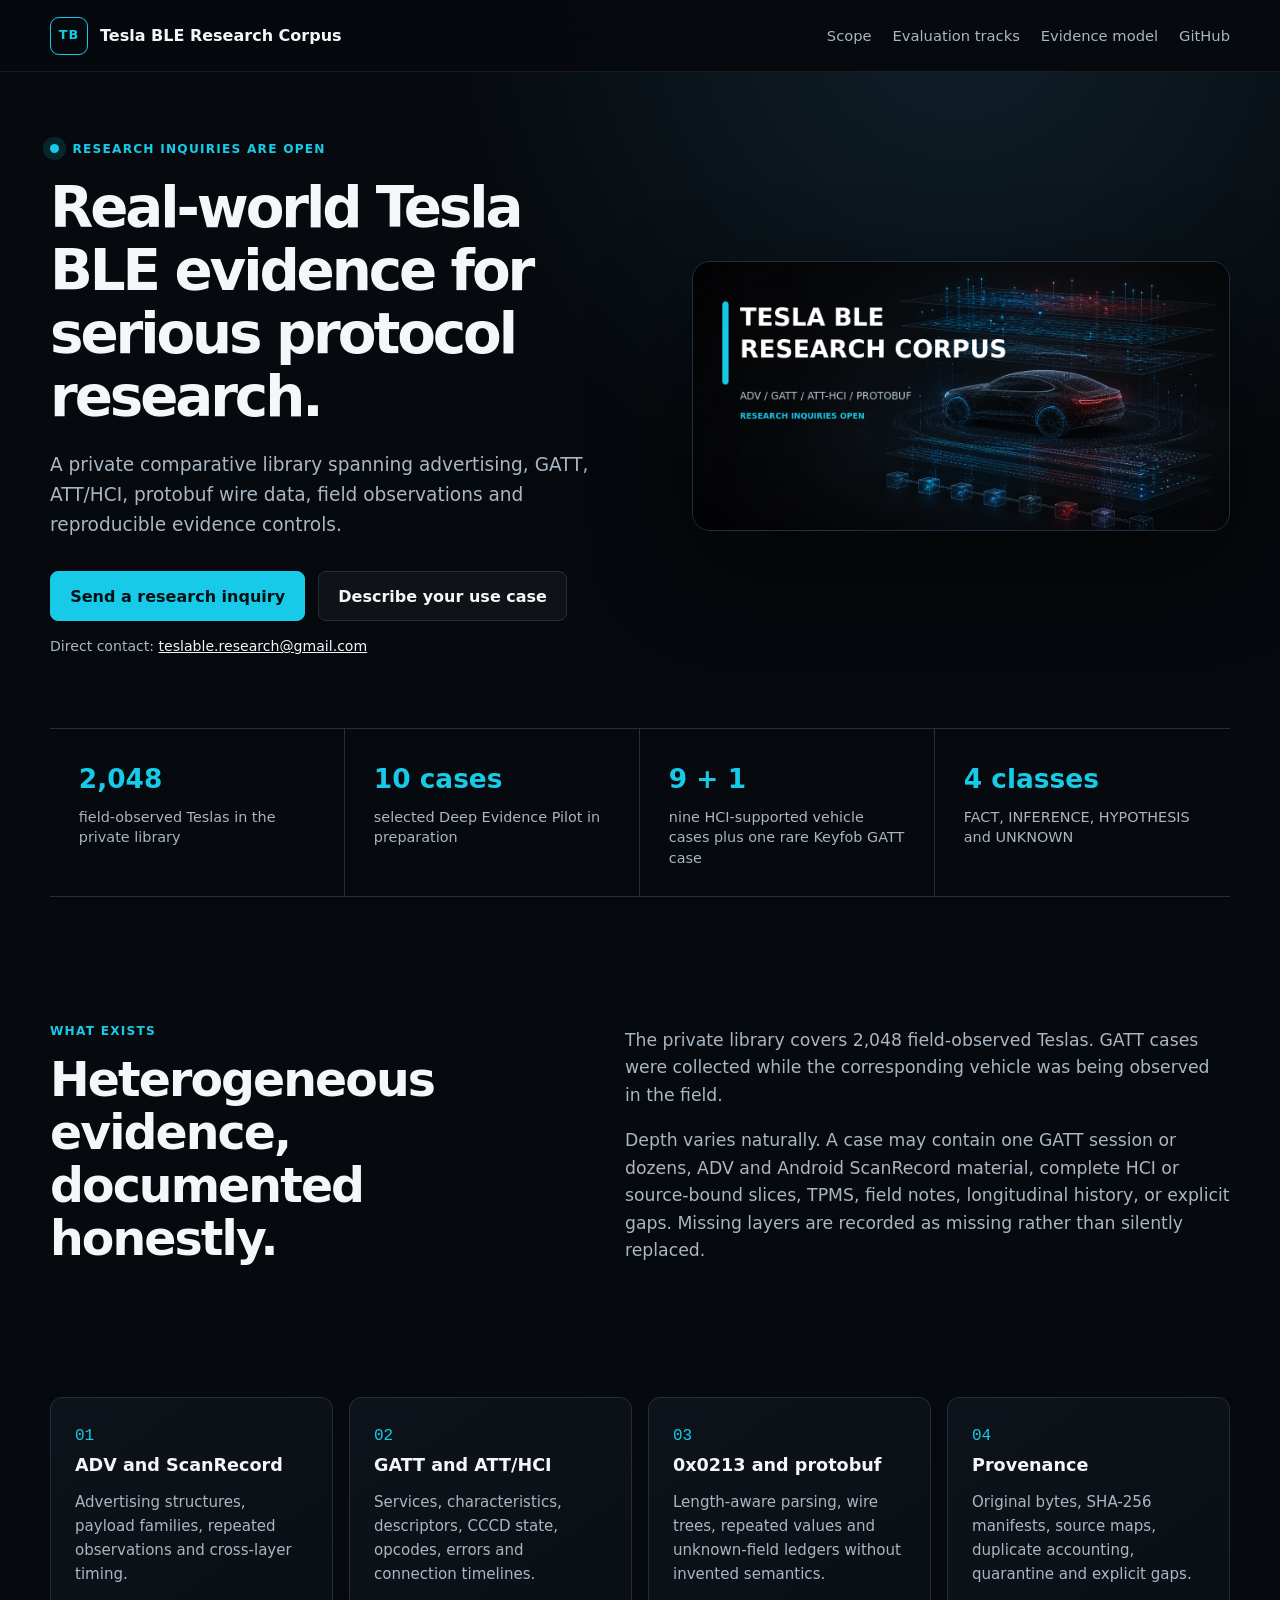
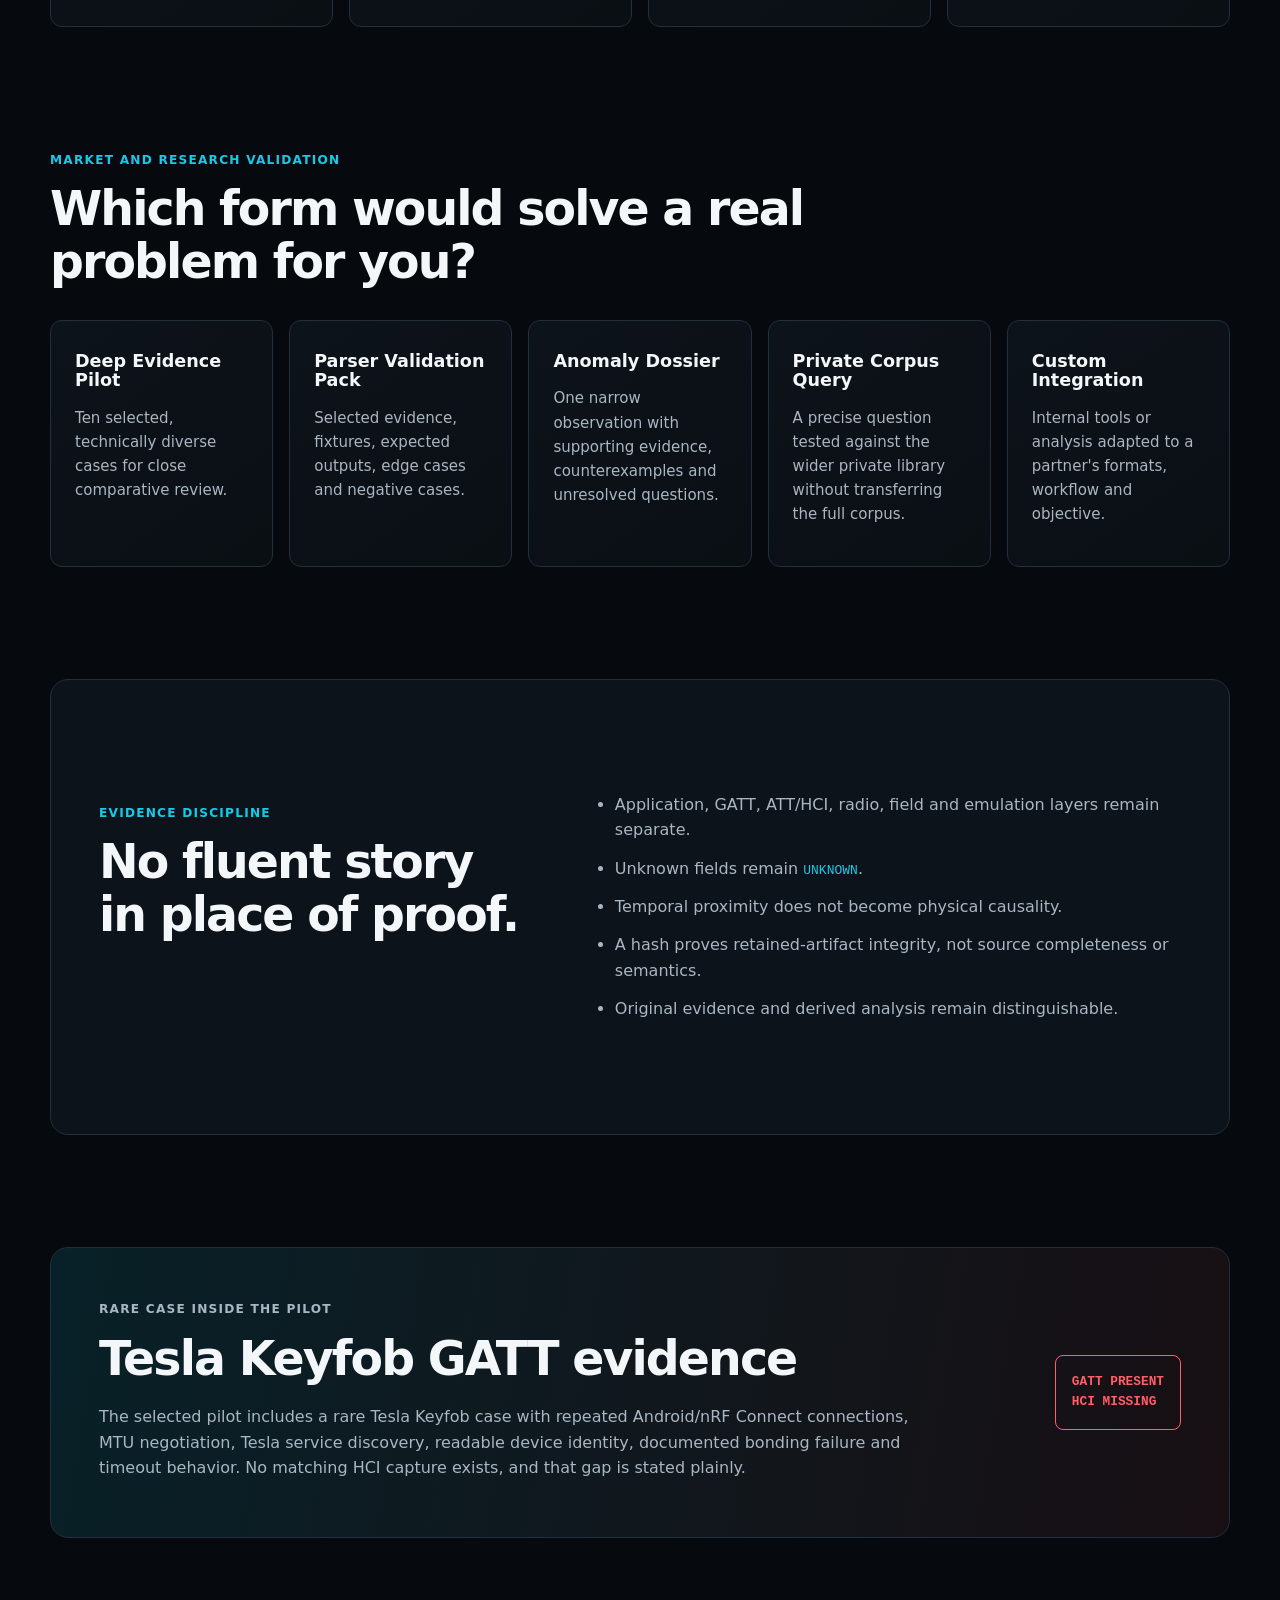
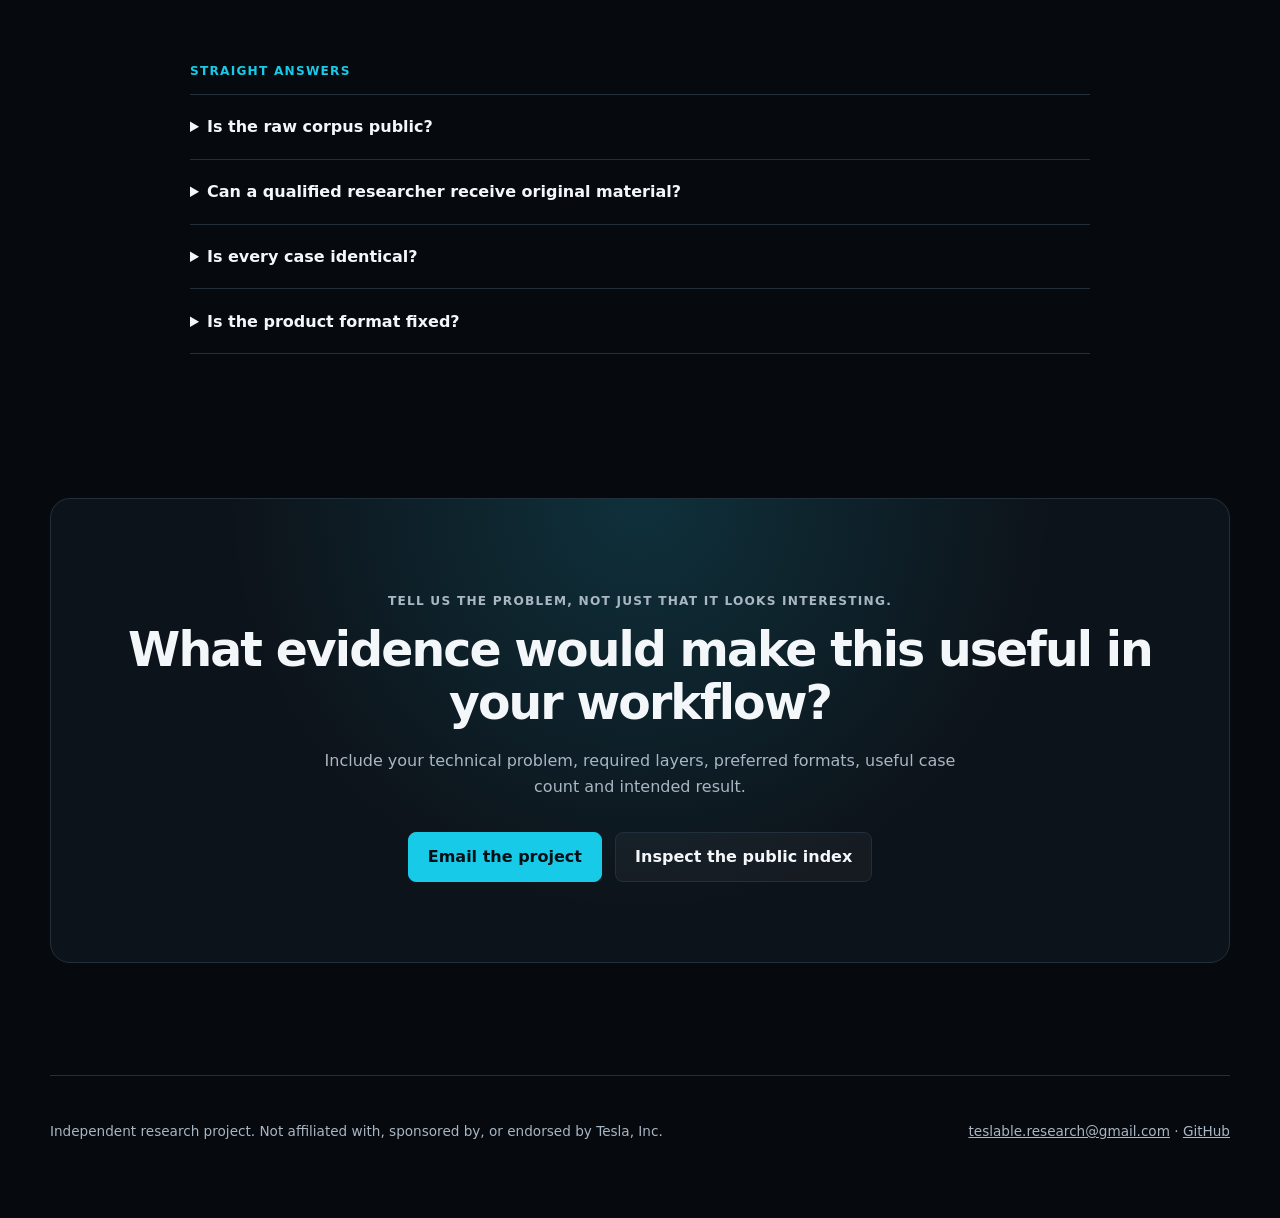
<file: index.html>
<!doctype html>
<html lang="en">
<head>
  <meta charset="utf-8">
  <meta name="viewport" content="width=device-width, initial-scale=1">
  <title>Tesla BLE Research Corpus | ADV, GATT, ATT/HCI and Protobuf</title>
  <meta name="description" content="Independent, real-world Tesla BLE research corpus for protocol analysis, parser validation, ATT/HCI correlation and reproducible technical evaluation.">
  <meta name="keywords" content="Tesla BLE, Bluetooth Low Energy, automotive security, GATT, ATT, HCI, protobuf, parser validation, protocol research">
  <meta name="robots" content="index,follow,max-image-preview:large">
  <link rel="canonical" href="https://kaziuwichurawiatr.github.io/tesla-ble-research-corpus/">
  <link rel="icon" href="assets/favicon.svg" type="image/svg+xml">
  <link rel="stylesheet" href="site.css">

  <meta property="og:type" content="website">
  <meta property="og:title" content="Tesla BLE Research Corpus">
  <meta property="og:description" content="2,048 field-observed Teslas. Multi-layer ADV, GATT, ATT/HCI and protobuf research. Technical inquiries are open.">
  <meta property="og:url" content="https://kaziuwichurawiatr.github.io/tesla-ble-research-corpus/">
  <meta property="og:image" content="https://kaziuwichurawiatr.github.io/tesla-ble-research-corpus/assets/tesla-ble-research-corpus-social.jpg">
  <meta property="og:image:width" content="1280">
  <meta property="og:image:height" content="640">
  <meta property="og:image:alt" content="Tesla BLE Research Corpus: ADV, GATT, ATT-HCI and protobuf">
  <meta name="twitter:card" content="summary_large_image">
  <meta name="twitter:title" content="Tesla BLE Research Corpus">
  <meta name="twitter:description" content="Real-world, evidence-grade Tesla BLE protocol research and parser validation.">
  <meta name="twitter:image" content="https://kaziuwichurawiatr.github.io/tesla-ble-research-corpus/assets/tesla-ble-research-corpus-social.jpg">

  <script type="application/ld+json">
  {
    "@context": "https://schema.org",
    "@type": "Dataset",
    "name": "Tesla BLE Research Corpus",
    "description": "A private real-world Tesla Bluetooth Low Energy research corpus organized for protocol analysis, parser validation, ATT/HCI correlation and reproducible technical evaluation.",
    "url": "https://kaziuwichurawiatr.github.io/tesla-ble-research-corpus/",
    "keywords": ["Tesla BLE", "Bluetooth Low Energy", "GATT", "ATT", "HCI", "protobuf", "automotive security", "parser validation"],
    "conditionsOfAccess": "Technical evaluation by inquiry. No public raw corpus release.",
    "measurementTechnique": ["BLE advertising observation", "GATT session capture", "ATT/HCI correlation", "protobuf wire analysis"]
  }
  </script>
</head>
<body>
  <header class="site-header">
    <a class="brand" href="#top" aria-label="Tesla BLE Research Corpus home">
      <span class="brand-mark" aria-hidden="true">TB</span>
      <span>Tesla BLE Research Corpus</span>
    </a>
    <nav aria-label="Primary navigation">
      <a href="#scope">Scope</a>
      <a href="#tracks">Evaluation tracks</a>
      <a href="#evidence">Evidence model</a>
      <a href="https://github.com/kaziuwichurawiatr/tesla-ble-research-corpus">GitHub</a>
    </nav>
  </header>

  <main id="top">
    <section class="hero">
      <div class="hero-copy">
        <p class="eyebrow"><span class="pulse" aria-hidden="true"></span> Research inquiries are open</p>
        <h1>Real-world Tesla BLE evidence for serious protocol research.</h1>
        <p class="hero-lead">A private comparative library spanning advertising, GATT, ATT/HCI, protobuf wire data, field observations and reproducible evidence controls.</p>
        <div class="hero-actions">
          <a class="button primary" href="mailto:teslable.research@gmail.com?subject=Tesla%20BLE%20research%20inquiry&amp;body=Organization%20or%20research%20area%3A%0A%0ATechnical%20problem%3A%0A%0AEssential%20evidence%20layers%3A%0A%0APreferred%20formats%20and%20outputs%3A%0A%0AUseful%20number%20of%20cases%3A%0A%0AIntended%20use%3A%0A%0AHow%20did%20you%20find%20this%20project%3A%0A">Send a research inquiry</a>
          <a class="button secondary" href="https://github.com/kaziuwichurawiatr/tesla-ble-research-corpus/discussions/1">Describe your use case</a>
        </div>
        <p class="direct-email">Direct contact: <a href="mailto:teslable.research@gmail.com">teslable.research@gmail.com</a></p>
      </div>
      <div class="hero-visual">
        <img src="assets/tesla-ble-research-corpus-hero.png" width="1280" height="640" alt="Technical visualization of layered automotive BLE evidence">
      </div>
    </section>

    <section class="metrics" aria-label="Current project scope">
      <article><strong>2,048</strong><span>field-observed Teslas in the private library</span></article>
      <article><strong>10 cases</strong><span>selected Deep Evidence Pilot in preparation</span></article>
      <article><strong>9 + 1</strong><span>nine HCI-supported vehicle cases plus one rare Keyfob GATT case</span></article>
      <article><strong>4 classes</strong><span>FACT, INFERENCE, HYPOTHESIS and UNKNOWN</span></article>
    </section>

    <section id="scope" class="section split">
      <div>
        <p class="section-label">What exists</p>
        <h2>Heterogeneous evidence, documented honestly.</h2>
      </div>
      <div class="body-copy">
        <p>The private library covers 2,048 field-observed Teslas. GATT cases were collected while the corresponding vehicle was being observed in the field.</p>
        <p>Depth varies naturally. A case may contain one GATT session or dozens, ADV and Android ScanRecord material, complete HCI or source-bound slices, TPMS, field notes, longitudinal history, or explicit gaps. Missing layers are recorded as missing rather than silently replaced.</p>
      </div>
    </section>

    <section class="layer-grid" aria-label="Evidence layers">
      <article><span>01</span><h3>ADV and ScanRecord</h3><p>Advertising structures, payload families, repeated observations and cross-layer timing.</p></article>
      <article><span>02</span><h3>GATT and ATT/HCI</h3><p>Services, characteristics, descriptors, CCCD state, opcodes, errors and connection timelines.</p></article>
      <article><span>03</span><h3>0x0213 and protobuf</h3><p>Length-aware parsing, wire trees, repeated values and unknown-field ledgers without invented semantics.</p></article>
      <article><span>04</span><h3>Provenance</h3><p>Original bytes, SHA-256 manifests, source maps, duplicate accounting, quarantine and explicit gaps.</p></article>
    </section>

    <section id="tracks" class="section tracks">
      <p class="section-label">Market and research validation</p>
      <h2>Which form would solve a real problem for you?</h2>
      <div class="track-grid">
        <article><h3>Deep Evidence Pilot</h3><p>Ten selected, technically diverse cases for close comparative review.</p></article>
        <article><h3>Parser Validation Pack</h3><p>Selected evidence, fixtures, expected outputs, edge cases and negative cases.</p></article>
        <article><h3>Anomaly Dossier</h3><p>One narrow observation with supporting evidence, counterexamples and unresolved questions.</p></article>
        <article><h3>Private Corpus Query</h3><p>A precise question tested against the wider private library without transferring the full corpus.</p></article>
        <article><h3>Custom Integration</h3><p>Internal tools or analysis adapted to a partner's formats, workflow and objective.</p></article>
      </div>
    </section>

    <section id="evidence" class="section evidence-panel">
      <div>
        <p class="section-label">Evidence discipline</p>
        <h2>No fluent story in place of proof.</h2>
      </div>
      <ul>
        <li>Application, GATT, ATT/HCI, radio, field and emulation layers remain separate.</li>
        <li>Unknown fields remain <code>UNKNOWN</code>.</li>
        <li>Temporal proximity does not become physical causality.</li>
        <li>A hash proves retained-artifact integrity, not source completeness or semantics.</li>
        <li>Original evidence and derived analysis remain distinguishable.</li>
      </ul>
    </section>

    <section class="keyfob-callout">
      <div>
        <p class="section-label">Rare case inside the pilot</p>
        <h2>Tesla Keyfob GATT evidence</h2>
        <p>The selected pilot includes a rare Tesla Keyfob case with repeated Android/nRF Connect connections, MTU negotiation, Tesla service discovery, readable device identity, documented bonding failure and timeout behavior. No matching HCI capture exists, and that gap is stated plainly.</p>
      </div>
      <span class="case-status">GATT PRESENT<br>HCI MISSING</span>
    </section>

    <section class="section faq">
      <p class="section-label">Straight answers</p>
      <details><summary>Is the raw corpus public?</summary><p>No. This site is an evidence and capability index. There is no public vehicle list or raw capture download.</p></details>
      <details><summary>Can a qualified researcher receive original material?</summary><p>An agreed evidence package can be transferred through a controlled channel in its original byte-level form when full fidelity is required. Scope and permitted use are established for each engagement.</p></details>
      <details><summary>Is every case identical?</summary><p>No. Technical depth varies from one session to longitudinal collections with HCI, ADV, TPMS or field observations. Coverage and gaps are reported case by case.</p></details>
      <details><summary>Is the product format fixed?</summary><p>No. The current goal is to learn what researchers and tool builders genuinely need before fixing the commercial package.</p></details>
    </section>

    <section class="final-cta">
      <p class="section-label">Tell us the problem, not just that it looks interesting.</p>
      <h2>What evidence would make this useful in your workflow?</h2>
      <p>Include your technical problem, required layers, preferred formats, useful case count and intended result.</p>
      <div class="hero-actions centered">
        <a class="button primary" href="mailto:teslable.research@gmail.com?subject=Tesla%20BLE%20research%20inquiry&amp;body=Organization%20or%20research%20area%3A%0A%0ATechnical%20problem%3A%0A%0AEssential%20evidence%20layers%3A%0A%0APreferred%20formats%20and%20outputs%3A%0A%0AUseful%20number%20of%20cases%3A%0A%0AIntended%20use%3A%0A%0AHow%20did%20you%20find%20this%20project%3A%0A">Email the project</a>
        <a class="button secondary" href="https://github.com/kaziuwichurawiatr/tesla-ble-research-corpus">Inspect the public index</a>
      </div>
    </section>
  </main>

  <footer>
    <p>Independent research project. Not affiliated with, sponsored by, or endorsed by Tesla, Inc.</p>
    <p><a href="mailto:teslable.research@gmail.com">teslable.research@gmail.com</a> · <a href="https://github.com/kaziuwichurawiatr/tesla-ble-research-corpus">GitHub</a></p>
  </footer>
</body>
</html>
</file>
<file: site.css>
:root {
  color-scheme: dark;
  --bg: #06090d;
  --panel: #0d131a;
  --panel-2: #101a23;
  --text: #f4f7fa;
  --muted: #a9b6c3;
  --line: #22303d;
  --cyan: #17cbe8;
  --cyan-soft: rgba(23, 203, 232, 0.14);
  --red: #ff5f66;
  --max: 1180px;
}

* { box-sizing: border-box; }
html { scroll-behavior: smooth; }
body {
  margin: 0;
  overflow-x: hidden;
  background: radial-gradient(circle at 75% 0%, #10202a 0, var(--bg) 34rem), var(--bg);
  color: var(--text);
  font-family: Inter, ui-sans-serif, system-ui, -apple-system, BlinkMacSystemFont, "Segoe UI", sans-serif;
  line-height: 1.6;
}
a { color: inherit; }
.site-header {
  position: sticky;
  top: 0;
  z-index: 10;
  display: flex;
  align-items: center;
  justify-content: space-between;
  gap: 2rem;
  min-height: 72px;
  padding: 0 max(24px, calc((100vw - var(--max)) / 2));
  background: rgba(6, 9, 13, 0.88);
  border-bottom: 1px solid rgba(255,255,255,0.08);
  backdrop-filter: blur(18px);
}
.brand { display: flex; align-items: center; gap: .75rem; font-weight: 800; text-decoration: none; }
.brand-mark { display: grid; place-items: center; width: 38px; height: 38px; border: 1px solid var(--cyan); color: var(--cyan); border-radius: 9px; font-size: .8rem; letter-spacing: .08em; }
nav { display: flex; gap: 1.3rem; }
nav a { color: var(--muted); text-decoration: none; font-size: .92rem; }
nav a:hover { color: var(--text); }
main, footer { width: min(calc(100% - 40px), var(--max)); margin-inline: auto; }
.hero { display: grid; grid-template-columns: 1.05fr .95fr; align-items: center; min-height: 650px; gap: 3rem; }
.hero-copy, .hero-visual { min-width: 0; }
.hero-copy { padding-block: 3.5rem; }
.eyebrow, .section-label { color: var(--cyan); font-weight: 800; letter-spacing: .1em; text-transform: uppercase; font-size: .76rem; }
.pulse { display: inline-block; width: 9px; height: 9px; margin-right: .5rem; background: var(--cyan); border-radius: 50%; box-shadow: 0 0 0 7px var(--cyan-soft); }
h1, h2, h3 { line-height: 1.12; }
h1 { max-width: 760px; margin: 1rem 0 1.4rem; font-size: clamp(2.7rem, 4.4vw, 4.6rem); letter-spacing: -.055em; }
h2 { margin: .4rem 0 1.2rem; font-size: clamp(2rem, 3.7vw, 3.5rem); letter-spacing: -.04em; }
h3 { margin: .4rem 0 .8rem; font-size: 1.1rem; }
.hero-lead { max-width: 680px; color: var(--muted); font-size: 1.16rem; }
.hero-actions { display: flex; flex-wrap: wrap; gap: .8rem; margin-top: 2rem; }
.button { display: inline-flex; align-items: center; justify-content: center; min-height: 50px; padding: 0 1.2rem; border: 1px solid var(--line); border-radius: 8px; font-weight: 800; text-decoration: none; transition: transform .15s ease, border-color .15s ease, background .15s ease; }
.button:hover { transform: translateY(-2px); border-color: var(--cyan); }
.button.primary { background: var(--cyan); border-color: var(--cyan); color: #001016; }
.button.secondary { background: rgba(255,255,255,.035); }
.direct-email { color: var(--muted); font-size: .88rem; }
.direct-email a { color: var(--text); overflow-wrap: anywhere; }
.hero-visual img { width: 100%; height: auto; border-radius: 18px; border: 1px solid var(--line); box-shadow: 0 35px 100px rgba(0,0,0,.48); }
.metrics { display: grid; grid-template-columns: repeat(4, 1fr); border-block: 1px solid var(--line); }
.metrics article { display: flex; flex-direction: column; gap: .45rem; padding: 1.8rem; border-right: 1px solid var(--line); }
.metrics article:last-child { border-right: 0; }
.metrics strong { color: var(--cyan); font-size: 1.65rem; }
.metrics span { color: var(--muted); font-size: .9rem; line-height: 1.4; }
.section { padding: 7rem 0; }
.split { display: grid; grid-template-columns: .9fr 1.1fr; gap: 5rem; align-items: start; }
.body-copy { color: var(--muted); font-size: 1.08rem; }
.layer-grid, .track-grid { display: grid; grid-template-columns: repeat(4, 1fr); gap: 1rem; }
.layer-grid article, .track-grid article { padding: 1.5rem; background: linear-gradient(145deg, var(--panel), #0a0f14); border: 1px solid var(--line); border-radius: 12px; }
.layer-grid article > span { color: var(--cyan); font-family: ui-monospace, monospace; }
.layer-grid p, .track-grid p { color: var(--muted); font-size: .94rem; }
.tracks > h2 { max-width: 760px; }
.track-grid { grid-template-columns: repeat(5, 1fr); margin-top: 2rem; }
.evidence-panel { display: grid; grid-template-columns: .85fr 1.15fr; gap: 4rem; padding-inline: 3rem; background: var(--panel); border: 1px solid var(--line); border-radius: 18px; }
.evidence-panel ul { margin: 0; padding-left: 1.2rem; color: var(--muted); }
.evidence-panel li + li { margin-top: .8rem; }
code { color: var(--cyan); }
.keyfob-callout { display: grid; grid-template-columns: 1fr auto; gap: 3rem; align-items: center; margin: 7rem 0 0; padding: 2.5rem 3rem; background: linear-gradient(100deg, rgba(23,203,232,.12), rgba(255,95,102,.07)); border: 1px solid var(--line); border-radius: 18px; }
.keyfob-callout p { max-width: 820px; color: var(--muted); }
.case-status { padding: 1rem; border: 1px solid var(--red); color: var(--red); border-radius: 8px; font-family: ui-monospace, monospace; font-size: .8rem; font-weight: 800; }
.faq { max-width: 900px; margin-inline: auto; }
details { border-top: 1px solid var(--line); }
details:last-child { border-bottom: 1px solid var(--line); }
summary { padding: 1.2rem 0; cursor: pointer; font-weight: 800; }
details p { margin-top: 0; padding-bottom: 1rem; color: var(--muted); }
.final-cta { margin: 2rem 0 7rem; padding: 5rem 2rem; text-align: center; background: radial-gradient(circle at 50% 0, rgba(23,203,232,.16), transparent 55%), var(--panel); border: 1px solid var(--line); border-radius: 20px; }
.final-cta p { max-width: 680px; margin-inline: auto; color: var(--muted); }
.centered { justify-content: center; }
footer { display: flex; justify-content: space-between; gap: 2rem; padding: 2rem 0 4rem; border-top: 1px solid var(--line); color: var(--muted); font-size: .85rem; }

@media (max-width: 960px) {
  nav { display: none; }
  .hero { grid-template-columns: 1fr; min-height: auto; }
  .hero-copy { padding-bottom: 0; }
  .hero-visual { padding-bottom: 4rem; }
  .metrics { grid-template-columns: repeat(2, 1fr); }
  .metrics article:nth-child(2) { border-right: 0; }
  .split, .evidence-panel { grid-template-columns: 1fr; gap: 1rem; }
  .layer-grid { grid-template-columns: repeat(2, 1fr); }
  .track-grid { grid-template-columns: repeat(2, 1fr); }
}

@media (max-width: 620px) {
  main, footer { width: min(calc(100% - 28px), var(--max)); }
  .site-header { padding-inline: 14px; }
  .brand span:last-child { font-size: .88rem; }
  .hero-copy { padding-top: 3.8rem; }
  h1 { font-size: 2.55rem; }
  .button { width: 100%; }
  .metrics, .layer-grid, .track-grid { grid-template-columns: 1fr; }
  .metrics article { border-right: 0; border-bottom: 1px solid var(--line); }
  .evidence-panel, .keyfob-callout { padding: 2rem 1.4rem; }
  .keyfob-callout { grid-template-columns: 1fr; }
  footer { flex-direction: column; }
}
</file>
